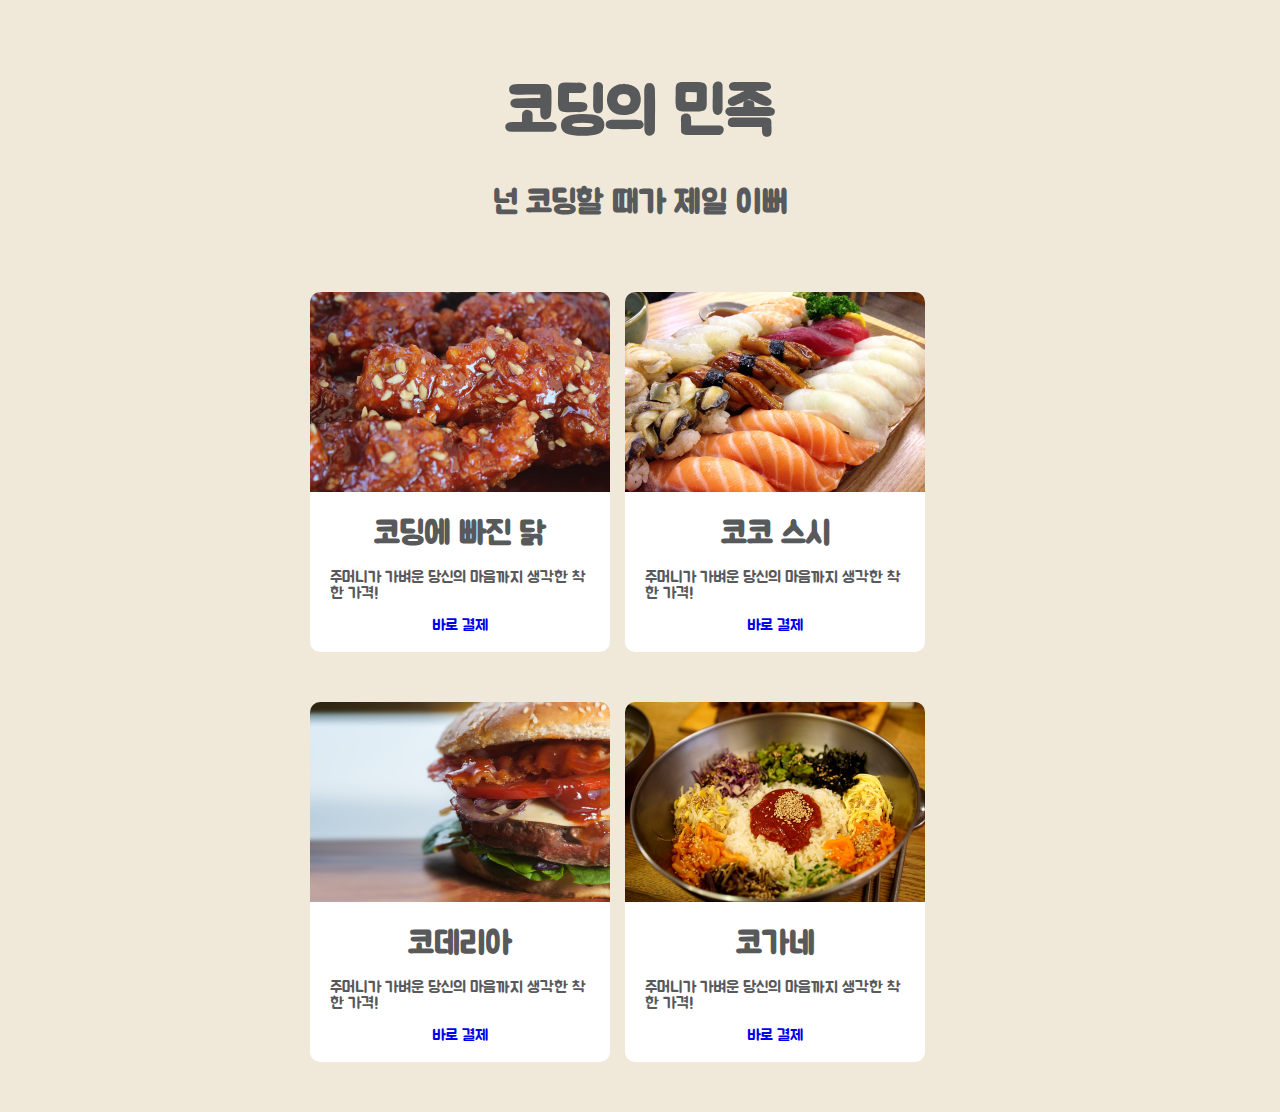
<file: chap2/index.html>
<!DOCTYPE html>
<html>
<head>
  <title>코딩의 민족</title>
  <meta charset="utf-8">
  <link rel="stylesheet" href="css/styles.css">
</head>
<body>
  <h1>코딩의 민족</h1>
  <h2>넌 코딩할 때가 제일 이뻐</h2>
  <div class="food-container">
    <div class="food">
      <img src="images/chicken.jpg" height="200" width="300">
      <div class="info">
        <h3>코딩에 빠진 닭</h3>
        <p>주머니가 가벼운 당신의 마음까지 생각한 착한 가격!</p>
        <a href="#">바로 결제</a>
      </div>
    </div>

    <div class="food">
      <img src="images/sushi.jpg" height="200" width="300">
      <div class="info">
        <h3>코코 스시</h3>
        <p>주머니가 가벼운 당신의 마음까지 생각한 착한 가격!</p>
        <a href="#">바로 결제</a>
      </div>
    </div>

    <div class="food">
      <img src="images/burger.jpg" height="200" width="300">
      <div class="info">
        <h3>코데리아</h3>
        <p>주머니가 가벼운 당신의 마음까지 생각한 착한 가격!</p>
        <a href="#">바로 결제</a>
      </div>
    </div>

    <div class="food">
      <img src="images/bibimbap.jpg" height="200" width="300">
      <div class="info">
        <h3>코가네</h3>
        <p>주머니가 가벼운 당신의 마음까지 생각한 착한 가격!</p>
        <a href="#">바로 결제</a>
      </div>
    </div>
  </div>
</body>
</html>
</file>
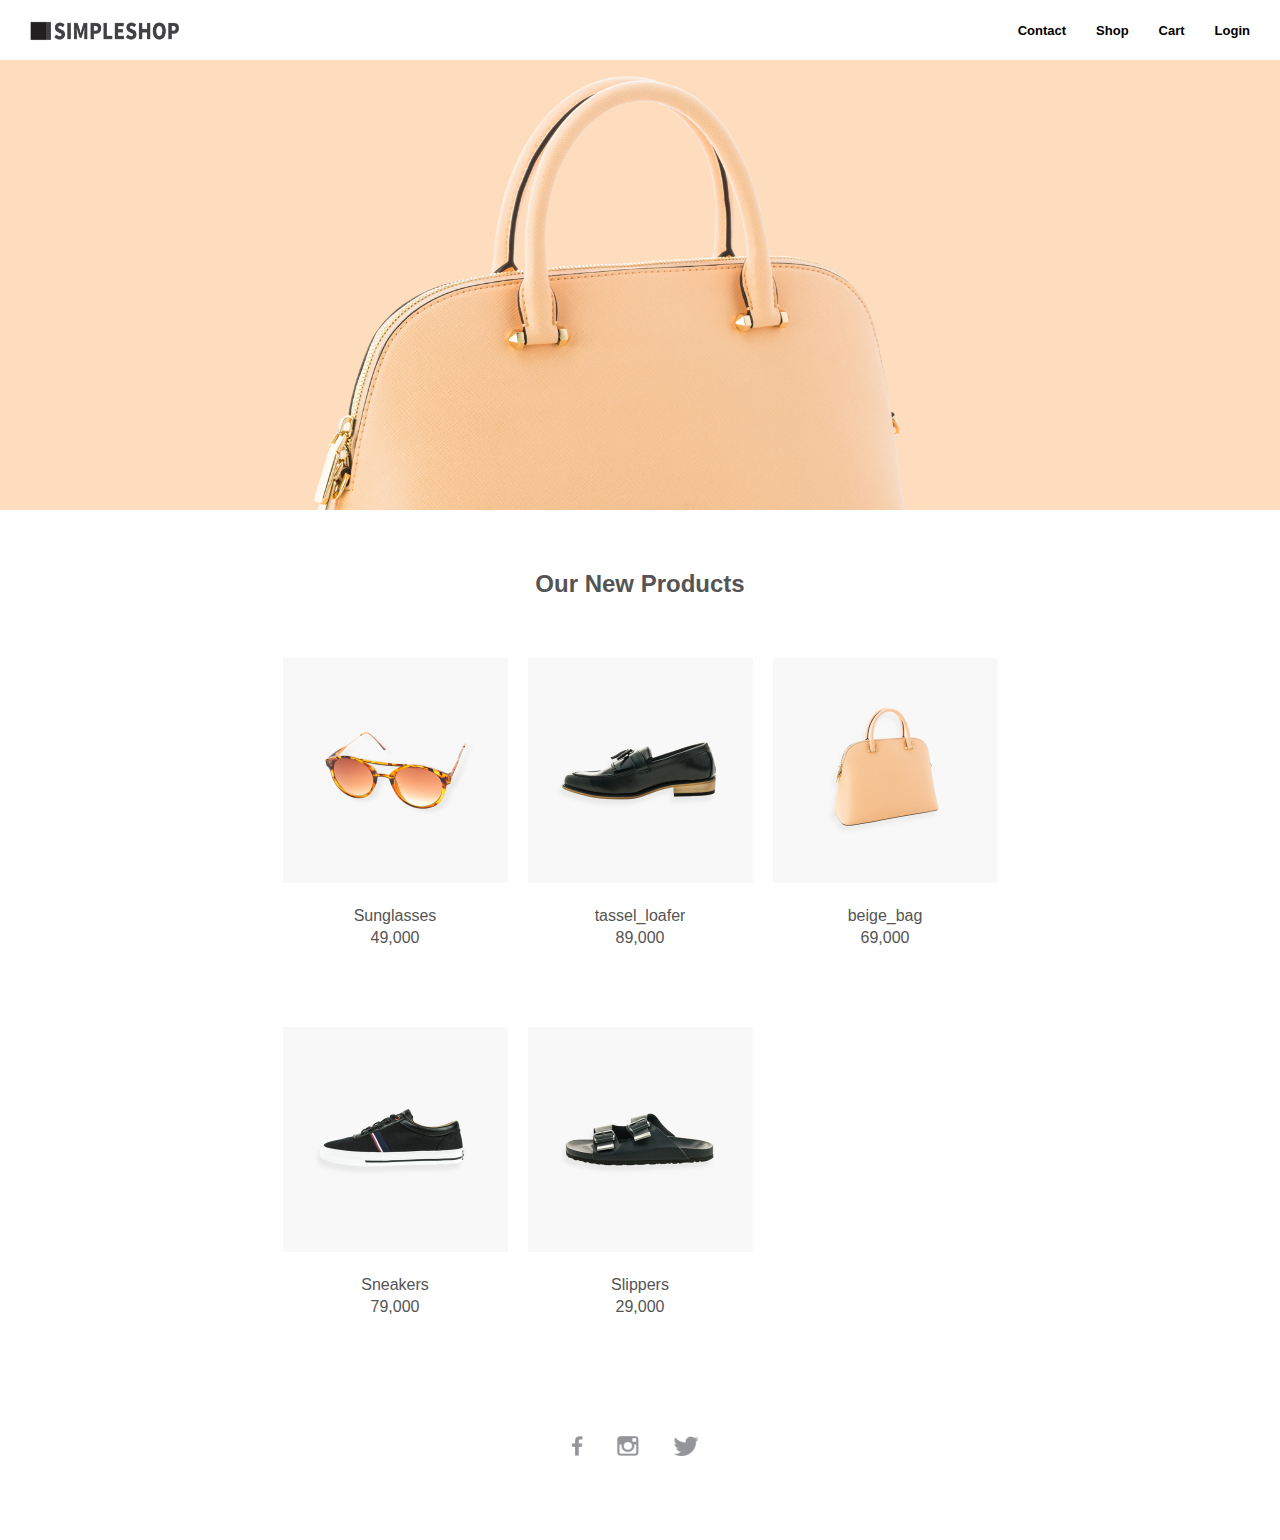
<file: chap4/index.html>
<!DOCTYPE html>
<html>
<head>
  <title>SimpleShop</title>
  <meta charset="utf-8" />
  <link href="css/styles.css" rel="stylesheet" />
</head>

<body>
<div class="navbar">
  <a href="#" id="logo">
    <img src="images/logo.png" width="149" height="20">
  </a>
  <ul id="menu">
    <li>
      <a href="#">Contact</a>
    </li>
    <li>
      <a href="#">Shop</a>
    </li>
    <li>
      <a href="#">Cart</a>
    </li>
    <li>
      <a href="#">Login</a>
    </li>
      </ul>
  </div>
  <div class="hero-header">
  </div>
  <div class="products">
    <h3>Our New Products</h3>
    <div class="products-list">
      <a href="#" class="product">
        <img src="images/sunglasses.jpg" width="225">
        <div class="product-name">Sunglasses</div>
        <div class="product-price">49,000</div>
      </a>

      <a href="#" class="product">
        <img src="images/tassel_loafer.jpg" width="225">
      <div class="product-name">tassel_loafer</div>
      <div class="product-price">89,000</div>
    </a>

    <a href="#" class="product">
      <img src="images/beige_bag.jpg" width="225">
      <div class="product-name">beige_bag</div>
      <div class="product-price">69,000</div>
    </a>

    <a href="#" class="product">
      <img src="images/sneakers.jpg" width="225">
      <div class="product-name">Sneakers</div>
      <div class="product-price">79,000</div>
    </a>

    <a href="#" class="product">
      <img src="images/slippers.jpg" width="225">
      <div class="product-name">Slippers</div>
      <div class="product-price">29,000</div>
    </a>

    <div class="clearfix"></div>
  </div>
</div>
<div class="footer">
  <a href="https://facebook.com">
    <img src="images/facebook.png" height="20">
  </a>
  <a href="https://instagram.com">
    <img src="images/instagram.png" height="20">
  </a>
  <a href="https://twitter.com">
    <img src="images/twitter.png" height="20">
  </a>
</div>
</body>
</html>
</file>
<file: chap2/css/styles.css>
* {
  box-sizing: border-box;
}

body{
  margin-left: auto;
  margin-right: auto;
  background-color: #F0E8D9;
}

@font-face {
    src: url("../fonts/BMJUA_otf.otf");
    font-family: Jua;
}

h1 {
  text-align: center;
  font-family: Jua;
  color: #58595B;
  font-size: 64px;
  margin-top: 75px;
}
h1:hover{
  color: green;
}

h2 {
  text-align: center;
  font-family: Jua;
  color: #58595B;
  font-size: 32px;
  margin-top: 30px;
  margin-bottom: 75px;
}

.food{
  margin-left: auto;
  margin-right: auto;
  text-align: center;
  background-color: white;
  font-family: Jua;
  color: #58595B;
  border-radius: 10px;
  width: 300px;
  overflow: hidden;
  margin-bottom: 50px;
  margin-right: 15px;
  float: left;
}
.food-container{
  width: 660px;
  margin-left: auto;
  margin-right: auto;
}

.food h3 {
  font-size: 32px;
  margin-top: 0px;
  margin-bottom: 20px;
}

.food p {
  margin-top: 0px;
  margin-bottom: 16px;
  font-size: 16px;
  margin-top: 20px;
  margin-bottom: 16px;
  text-align: left;
}

.food a{
  font-size: 16px;
  text-decoration: none;
}

.food .info{
  padding: 20px;
}
</file>
<file: chap4/css/styles.css>
* {
  box-sizing: border-box;
}

body {
  margin: 0;
  min-width: 992px;
  font-family: "Helvetica";
}

/* navbar */
.navbar{
  height: 60px;
  padding-left: 30px;
  padding-right: 30px;
}

.navbar #logo{
  line-height: 60px;
}

.navbar #logo img{
  vertical-align: middle;
}
.navbar #menu{
  float: right;
  list-style: none;
  padding: 0;
  margin: 0;
}

.navbar #menu li{
  float: left;
  margin-left: 30px;
  line-height: 60px;
}
.navbar #menu li a{
  text-decoration: none;
  color: black;
  font-size: 13px;
  font-weight: bold;
}

/* hero header */
.hero-header{
  height: 450px;
  background-image: url("../images/hero_header.jpg");
  background-repeat: no-repeat;
  background-size: cover;
  background-position: center center;
}
/* products */
.products h3{
  text-align: center;
  font-family: Helvetica;
  font-size: 24px;
  color: #545454;
  font-weight: bold;
  margin-top: 60px;
  margin-bottom: 60px;
}

.product{
  width: 225px;
  text-align: center;
  display: block;
  color: #545454;
  text-decoration: none;
  float: left;
  margin-left: 10px;
  margin-right: 10px;
  margin-bottom: 80px;
}

.product-name{
  margin-top: 20px;
  margin-bottom: 4px;
}

.products-list{
  width: 735px;
  margin-left: auto;
  margin-right: auto;
}

.clearfix{
  clear: both;
}
/* footer */

.footer{
  text-align: center;
  margin-top: 40px;
  margin-bottom: 80px;
}

.footer a{
  margin-left: 10px;
  margin-right: 20px;
  text-decoration: none;
}
</file>
